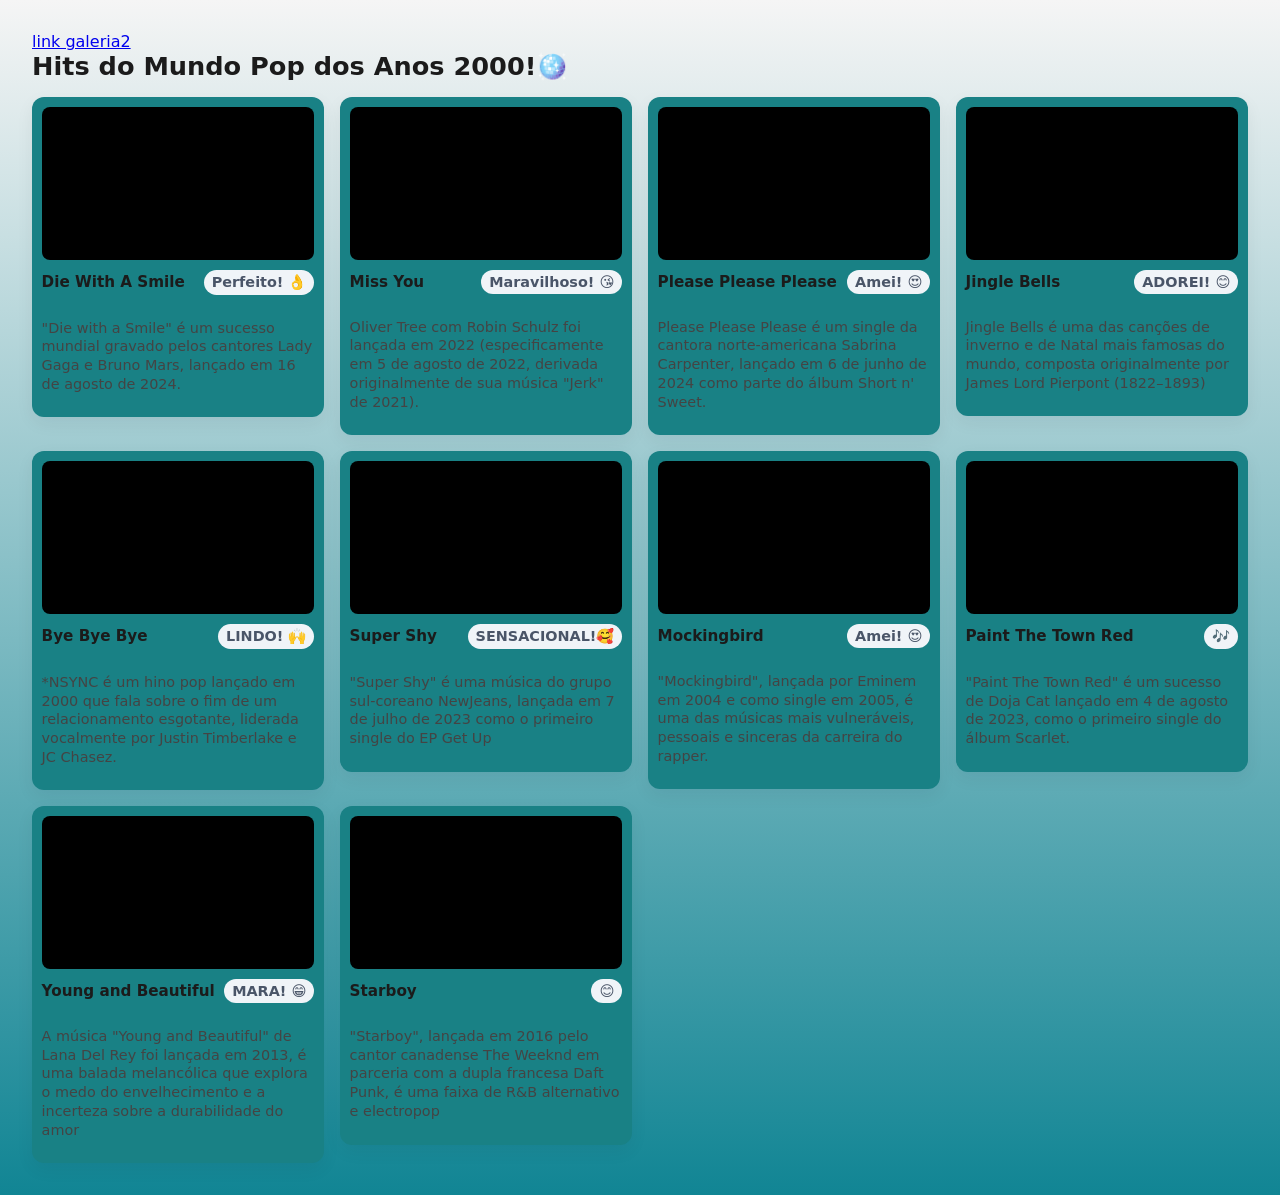
<file: index.html>
<!doctype html>
<html lang="pt-BR">
<head>
  <meta charset="utf-8" />
  <meta name="viewport" content="width=device-width,initial-scale=1" />
  <title>Galeria Bongo Cat</title>
  <link rel="stylesheet" href="style.css">
</head>
<body>
    <a href="./galeria2.html">link galeria2</a>
  <h1>Hits do Mundo Pop dos Anos 2000!🪩</h1>
  
  <section class="grid">
    
    <!-- EXEMPLO 1 -->
    <article class="card">
      <div class="video-wrap">
        <iframe width="560" height="315" src="https://www.youtube.com/embed/pKxqABRzym4?si=XeJSfUocRu2uAixi" title="YouTube video player" frameborder="0" allow="accelerometer; autoplay; clipboard-write; encrypted-media; gyroscope; picture-in-picture; web-share" referrerpolicy="strict-origin-when-cross-origin" allowfullscreen></iframe>
      </div>
      <div class="meta">
        <div class="title">Die With A Smile</div>
        <div class="badge">Perfeito! 👌</div>
        
      </div>
      <p class="desc">"Die with a Smile" é um sucesso mundial gravado pelos cantores Lady Gaga e Bruno Mars, lançado em 16 de agosto de 2024.</p>
    </article>

    <!-- EXEMPLO 2 -->
    <article class="card">
      <div class="video-wrap">
        <iframe width="560" height="315" src="https://www.youtube.com/embed/MoWDhKUkMa0?si=gl0xyy9ckt54yDhJ&amp;start=18" title="YouTube video player" frameborder="0" allow="accelerometer; autoplay; clipboard-write; encrypted-media; gyroscope; picture-in-picture; web-share" referrerpolicy="strict-origin-when-cross-origin" allowfullscreen></iframe>
      </div>
      <div class="meta">
        <div class="title">Miss You</div>
        <div class="badge">Maravilhoso! 😘</div>
        
      </div>
      <p class="desc">Oliver Tree com Robin Schulz foi lançada em 2022 (especificamente em 5 de agosto de 2022, derivada originalmente de sua música "Jerk" de 2021).</p>
    </article>

    <!-- EXEMPLO 3 -->
    <article class="card">
      <div class="video-wrap">
        <iframe width="560" height="315" src="https://www.youtube.com/embed/lBTLR3Au6b4?si=CP1CBWlrm6TBc9PD" title="YouTube video player" frameborder="0" allow="accelerometer; autoplay; clipboard-write; encrypted-media; gyroscope; picture-in-picture; web-share" referrerpolicy="strict-origin-when-cross-origin" allowfullscreen></iframe>
      </div>
      <div class="meta">
        <div class="title">Please Please Please</div>
        <div class="badge">Amei! 😍</div>
        
      </div>
      <p class="desc">Please Please Please é um single da cantora norte-americana Sabrina Carpenter, lançado em 6 de junho de 2024 como parte do álbum Short n' Sweet.</p>
    </article>

    <!-- EXEMPLO 4 -->
    <article class="card">
      <div class="video-wrap">
        <iframe width="560" height="315" src="https://www.youtube.com/embed/n_8uCh1qLhU?si=SrFMy62NYuew0bJM&amp;start=1" title="YouTube video player" frameborder="0" allow="accelerometer; autoplay; clipboard-write; encrypted-media; gyroscope; picture-in-picture; web-share" referrerpolicy="strict-origin-when-cross-origin" allowfullscreen></iframe>
      </div>
      <div class="meta">
        <div class="title">Jingle Bells</div>
        <div class="badge">ADOREI! 😊</div>
        
      </div>
      <p class="desc">Jingle Bells é uma das canções de inverno e de Natal mais famosas do mundo, composta originalmente por James Lord Pierpont (1822–1893)</p>
    </article>

    <!-- EXEMPLO 5 -->
    <article class="card">
      <div class="video-wrap">
        <iframe width="560" height="315" src="https://www.youtube.com/embed/Iik0py8C40A?si=sSXh5oKIO7X6Ibdi" title="YouTube video player" frameborder="0" allow="accelerometer; autoplay; clipboard-write; encrypted-media; gyroscope; picture-in-picture; web-share" referrerpolicy="strict-origin-when-cross-origin" allowfullscreen></iframe>
      </div>
      <div class="meta">
        <div class="title">Bye Bye Bye</div>
        <div class="badge">LINDO! 🙌</div>
        
      </div>
      <p class="desc">*NSYNC é um hino pop lançado em 2000 que fala sobre o fim de um relacionamento esgotante, liderada vocalmente por Justin Timberlake e JC Chasez.</p>
    </article>
    
    <!-- EXEMPLO 6 -->
    <article class="card">
      <div class="video-wrap">
        <iframe width="560" height="315" src="https://www.youtube.com/embed/MMuel7Bs-zg?si=VxpKZOwEfa7oiwuH&amp;start=2" title="YouTube video player" frameborder="0" allow="accelerometer; autoplay; clipboard-write; encrypted-media; gyroscope; picture-in-picture; web-share" referrerpolicy="strict-origin-when-cross-origin" allowfullscreen></iframe>
      </div>
      <div class="meta">
        <div class="title">Super Shy</div>
        <div class="badge">SENSACIONAL!🥰</div>
        
      </div>
      <p class="desc">"Super Shy" é uma música do grupo sul-coreano NewJeans, lançada em 7 de julho de 2023 como o primeiro single do EP Get Up</p>
    </article>
    
    <!-- EXEMPLO 7 -->
    <article class="card">
      <div class="video-wrap">
        <iframe width="560" height="315" src="https://www.youtube.com/embed/xH4zXiD2v08?si=10hiGZEMOBA6OvAU" title="YouTube video player" frameborder="0" allow="accelerometer; autoplay; clipboard-write; encrypted-media; gyroscope; picture-in-picture; web-share" referrerpolicy="strict-origin-when-cross-origin" allowfullscreen></iframe>
      </div>
      <div class="meta">
        <div class="title">Mockingbird</div>
        <div class="badge">Amei! 😍</div>
        
      </div>
      <p class="desc">"Mockingbird", lançada por Eminem em 2004 e como single em 2005, é uma das músicas mais vulneráveis, pessoais e sinceras da carreira do rapper.</p>
    </article>
    
    <!-- EXEMPLO 8 -->
    <article class="card">
      <div class="video-wrap">
        <iframe width="560" height="315" src="https://www.youtube.com/embed/IX3du8a48h4?si=HCxsnpCCViA_5Z2m&amp;start=1" title="YouTube video player" frameborder="0" allow="accelerometer; autoplay; clipboard-write; encrypted-media; gyroscope; picture-in-picture; web-share" referrerpolicy="strict-origin-when-cross-origin" allowfullscreen></iframe>
      </div>
      <div class="meta">
        <div class="title">Paint The Town Red</div>
        <div class="badge">🎶</div>
        
      </div>
      <p class="desc">"Paint The Town Red" é um sucesso de Doja Cat lançado em 4 de agosto de 2023, como o primeiro single do álbum Scarlet.</p>
    </article>

    <!-- EXEMPLO 9 -->
    <article class="card">
      <div class="video-wrap">
        <iframe width="560" height="315" src="https://www.youtube.com/embed/wip9eTwC_BM?si=7SAlnhNAxqfYiiE4&amp;start=20" title="YouTube video player" frameborder="0" allow="accelerometer; autoplay; clipboard-write; encrypted-media; gyroscope; picture-in-picture; web-share" referrerpolicy="strict-origin-when-cross-origin" allowfullscreen></iframe>
      </div>
      <div class="meta">
        <div class="title">Young and Beautiful</div>
        <div class="badge">MARA! 😁</div>
        
      </div>
      <p class="desc">A música "Young and Beautiful" de Lana Del Rey foi lançada em 2013, é uma balada melancólica que explora o medo do envelhecimento e a incerteza sobre a durabilidade do amor</p>
    </article>
    
    <!-- EXEMPLO 10 -->
    <article class="card">
      <div class="video-wrap">
        <iframe width="560" height="315" src="https://www.youtube.com/embed/IUxJtkNE0M8?si=GV8Y4rV_PZ6DCgBp&amp;start=3" title="YouTube video player" frameborder="0" allow="accelerometer; autoplay; clipboard-write; encrypted-media; gyroscope; picture-in-picture; web-share" referrerpolicy="strict-origin-when-cross-origin" allowfullscreen></iframe>
      </div>
      <div class="meta">
        <div class="title">Starboy</div>
        <div class="badge">😊</div>
      </div>
      <p class="desc">"Starboy", lançada em 2016 pelo cantor canadense The Weeknd em parceria com a dupla francesa Daft Punk, é uma faixa de R&B alternativo e electropop</p>
    </article>
    
    
    

  </section>
</body>
</html>
</file>
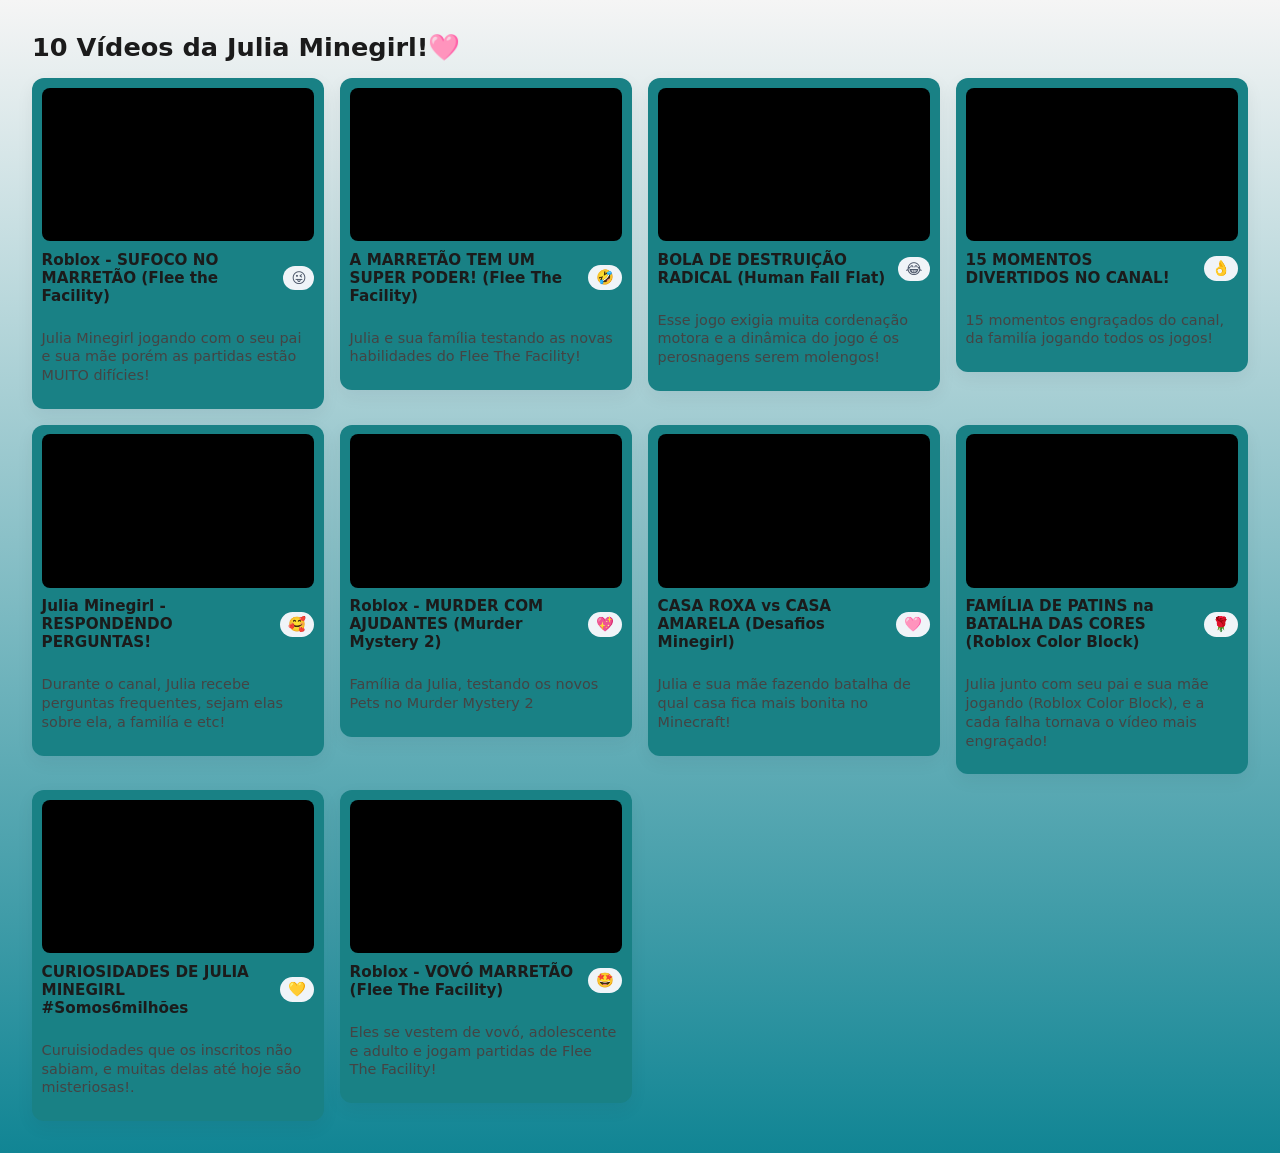
<file: galeria2.html>
<!doctype html>
<html lang="pt-BR">
<head>
  <meta charset="utf-8" />
  <meta name="viewport" content="width=device-width,initial-scale=1" />
  <title>Galeria Bongo Cat</title>
  <link rel="stylesheet" href="style.css">
</head>
<body>
  <h1>10 Vídeos da Julia Minegirl!🩷</h1>
  
  <section class="grid">
    
    <!-- EXEMPLO 1 -->
    <article class="card">
      <div class="video-wrap">
        <iframe width="560" height="315" src="https://www.youtube.com/embed/PmTfvZiDAe8?si=hGO5PixQbY0jgb7Y&amp;start=214" title="YouTube video player" frameborder="0" allow="accelerometer; autoplay; clipboard-write; encrypted-media; gyroscope; picture-in-picture; web-share" referrerpolicy="strict-origin-when-cross-origin" allowfullscreen></iframe>
      </div>
      <div class="meta">
        <div class="title">Roblox - SUFOCO NO MARRETÃO (Flee the Facility)</div>
        <div class="badge">😜</div>
      </div>
      <p class="desc">Julia Minegirl jogando com o seu pai e sua mãe porém as partidas estão MUITO difícies!</p>
    </article>

    <!-- EXEMPLO 2 -->
    <article class="card">
      <div class="video-wrap">
        <iframe width="560" height="315" src="https://www.youtube.com/embed/K-aZQWs7QC8?si=bN3skHcP7m08grkR" title="YouTube video player" frameborder="0" allow="accelerometer; autoplay; clipboard-write; encrypted-media; gyroscope; picture-in-picture; web-share" referrerpolicy="strict-origin-when-cross-origin" allowfullscreen></iframe>
      </div>
      <div class="meta">
        <div class="title">A MARRETÃO TEM UM SUPER PODER! (Flee The Facility)</div>
        <div class="badge">🤣</div>
      </div>
      <p class="desc">Julia e sua família testando as novas habilidades do Flee The Facility!</p>
    </article>

    <!-- EXEMPLO 3 -->
    <article class="card">
      <div class="video-wrap">
        <iframe width="560" height="315" src="https://www.youtube.com/embed/1TQ-sVLqWdw?si=OIQQYQvzzU26q-44" title="YouTube video player" frameborder="0" allow="accelerometer; autoplay; clipboard-write; encrypted-media; gyroscope; picture-in-picture; web-share" referrerpolicy="strict-origin-when-cross-origin" allowfullscreen></iframe>
      </div>
      <div class="meta">
        <div class="title">BOLA DE DESTRUIÇÃO RADICAL (Human Fall Flat)</div>
        <div class="badge">😂</div>
      </div>
      <p class="desc">Esse jogo exigia muita cordenação motora e a dinâmica do jogo é os perosnagens serem molengos!</p>
    </article>

    <!-- Continue copiando e colando até completar 10 vídeos... -->


     
    <article class="card">
      <div class="video-wrap">
        <iframe width="560" height="315" src="https://www.youtube.com/embed/KXs5fB5HRvI?si=qO6taYzU_YD7zoBq" title="YouTube video player" frameborder="0" allow="accelerometer; autoplay; clipboard-write; encrypted-media; gyroscope; picture-in-picture; web-share" referrerpolicy="strict-origin-when-cross-origin" allowfullscreen></iframe>
      </div>
      <div class="meta">
        <div class="title">15 MOMENTOS DIVERTIDOS NO CANAL!</div>
        <div class="badge">👌</div>
      </div>
      <p class="desc">15 momentos engraçados do canal, da familía jogando todos os jogos!</p>
    </article>
    

    <article class="card">
      <div class="video-wrap">
        <iframe width="560" height="315" src="https://www.youtube.com/embed/ncf6a9jFTOY?si=9XHzw8F_bSE-XBEz" title="YouTube video player" frameborder="0" allow="accelerometer; autoplay; clipboard-write; encrypted-media; gyroscope; picture-in-picture; web-share" referrerpolicy="strict-origin-when-cross-origin" allowfullscreen></iframe>
      </div>
      <div class="meta">
        <div class="title">Julia Minegirl - RESPONDENDO PERGUNTAS!</div>
        <div class="badge">🥰</div>
      </div>
      <p class="desc">Durante o canal, Julia recebe perguntas frequentes, sejam elas sobre ela, a familía e etc!</p>
    </article>

<article class="card">
      <div class="video-wrap">
        <iframe width="560" height="315" src="https://www.youtube.com/embed/UHJAqWb1p5U?si=rEfdT4WOcGCvN6dp" title="YouTube video player" frameborder="0" allow="accelerometer; autoplay; clipboard-write; encrypted-media; gyroscope; picture-in-picture; web-share" referrerpolicy="strict-origin-when-cross-origin" allowfullscreen></iframe>
      </div>
      <div class="meta">
        <div class="title">Roblox - MURDER COM AJUDANTES (Murder Mystery 2)</div>
        <div class="badge">💖</div>
      </div>
      <p class="desc">Família da Julia, testando os novos Pets no Murder Mystery 2 </p>
    </article>

    <article class="card">
      <div class="video-wrap">
        <iframe width="560" height="315" src="https://www.youtube.com/embed/u5iBvNBv1RM?si=7MGTS1CYmjHyQ_IR" title="YouTube video player" frameborder="0" allow="accelerometer; autoplay; clipboard-write; encrypted-media; gyroscope; picture-in-picture; web-share" referrerpolicy="strict-origin-when-cross-origin" allowfullscreen></iframe>
      </div>
      <div class="meta">
        <div class="title">CASA ROXA vs CASA AMARELA (Desafios Minegirl)</div>
        <div class="badge">🩷</div>
      </div>
      <p class="desc">Julia e sua mãe fazendo batalha de qual casa fica mais bonita no Minecraft!</p>
    </article>

        <article class="card">
      <div class="video-wrap">
        <iframe width="560" height="315" src="https://www.youtube.com/embed/NaZQyqQ5ua8?si=RqyItFOJ1kTcGP71" title="YouTube video player" frameborder="0" allow="accelerometer; autoplay; clipboard-write; encrypted-media; gyroscope; picture-in-picture; web-share" referrerpolicy="strict-origin-when-cross-origin" allowfullscreen></iframe>
      </div>
      <div class="meta">
        <div class="title">FAMÍLIA DE PATINS na BATALHA DAS CORES (Roblox Color Block)</div>
        <div class="badge">🌹</div>
      </div>
      <p class="desc">Julia junto com seu pai e sua mãe jogando (Roblox Color Block), e a cada falha tornava o vídeo mais engraçado! </p>
    </article>

        <article class="card">
      <div class="video-wrap">
        <iframe width="560" height="315" src="https://www.youtube.com/embed/as3F-VDnFEA?si=Eyza22KKQCZzxB3l" title="YouTube video player" frameborder="0" allow="accelerometer; autoplay; clipboard-write; encrypted-media; gyroscope; picture-in-picture; web-share" referrerpolicy="strict-origin-when-cross-origin" allowfullscreen></iframe>
      </div>
      <div class="meta">
        <div class="title">CURIOSIDADES DE JULIA MINEGIRL #Somos6milhões</div>
        <div class="badge">💛</div>
      </div>
      <p class="desc">Curuisiodades que os inscritos não sabiam, e muitas delas até hoje são misteriosas!.</p>
    </article>

            <article class="card">
      <div class="video-wrap">
        <iframe width="560" height="315" src="https://www.youtube.com/embed/baAp38JZ2Qc?si=m5d4p5vEXb7ydrJ7" title="YouTube video player" frameborder="0" allow="accelerometer; autoplay; clipboard-write; encrypted-media; gyroscope; picture-in-picture; web-share" referrerpolicy="strict-origin-when-cross-origin" allowfullscreen></iframe>
      </div>
      <div class="meta">
        <div class="title">Roblox - VOVÓ MARRETÃO (Flee The Facility)</div>
        <div class="badge">🤩</div>
      </div>
      <p class="desc">Eles se vestem de vovó, adolescente e adulto e jogam partidas de Flee The Facility!</p>
    </article>


     

  </section>
</body>
</html>
</file>
<file: style.css>
:root{
  --gap: 1rem;
  --card-bg: #198185;
  --radius: 12px;
}
body{
  font-family: system-ui, -apple-system, sans-serif;
  background: linear-gradient(180deg,#f5f5f5,#118594);
  margin: 0;
  padding: 2rem;
  color: #1b1b1b;
}

h1{ margin: 0 0 1rem 0; font-size: 1.6rem; }

.grid{
  display: grid;
  grid-template-columns: repeat(auto-fit, minmax(260px, 1fr));
  gap: var(--gap);
  align-items: start;
}

.card{
  background: var(--card-bg);
  border-radius: var(--radius);
  padding: 0.6rem;
  box-shadow: 0 6px 18px rgba(15,20,30,0.06);
  transition: transform .18s ease;
  display: flex;
  flex-direction: column;
  gap: .6rem;
}
.card:hover{
  transform: translateY(-6px);
  box-shadow: 0 12px 30px rgba(15,20,30,0.12);
}

.video-wrap{
  position: relative;
  width: 100%;
  padding-top: 56.25%; /* Mantém proporção 16:9 */
  border-radius: calc(var(--radius) - 4px);
  overflow: hidden;
  background: #000;
}
/* O CSS abaixo garante que o iframe colado ocupe todo o espaço */
.video-wrap iframe{
  position: absolute;
  inset: 0;
  width: 100%;
  height: 100%;
  border: 0;
}

.meta{
  display:flex;
  justify-content: space-between;
  align-items: center;
  gap: .5rem;
  font-size: .95rem;
}
.title{ font-weight: 600; }

.desc{
  font-size: .9rem;
  color: #444;
  line-height: 1.3;
}

.badge{
  background: #f0f4f8;
  padding: .25rem .5rem;
  border-radius: 999px;
  font-size: 0.9rem;
  font-weight: 600;
  color: #4a5568;
}
</file>
